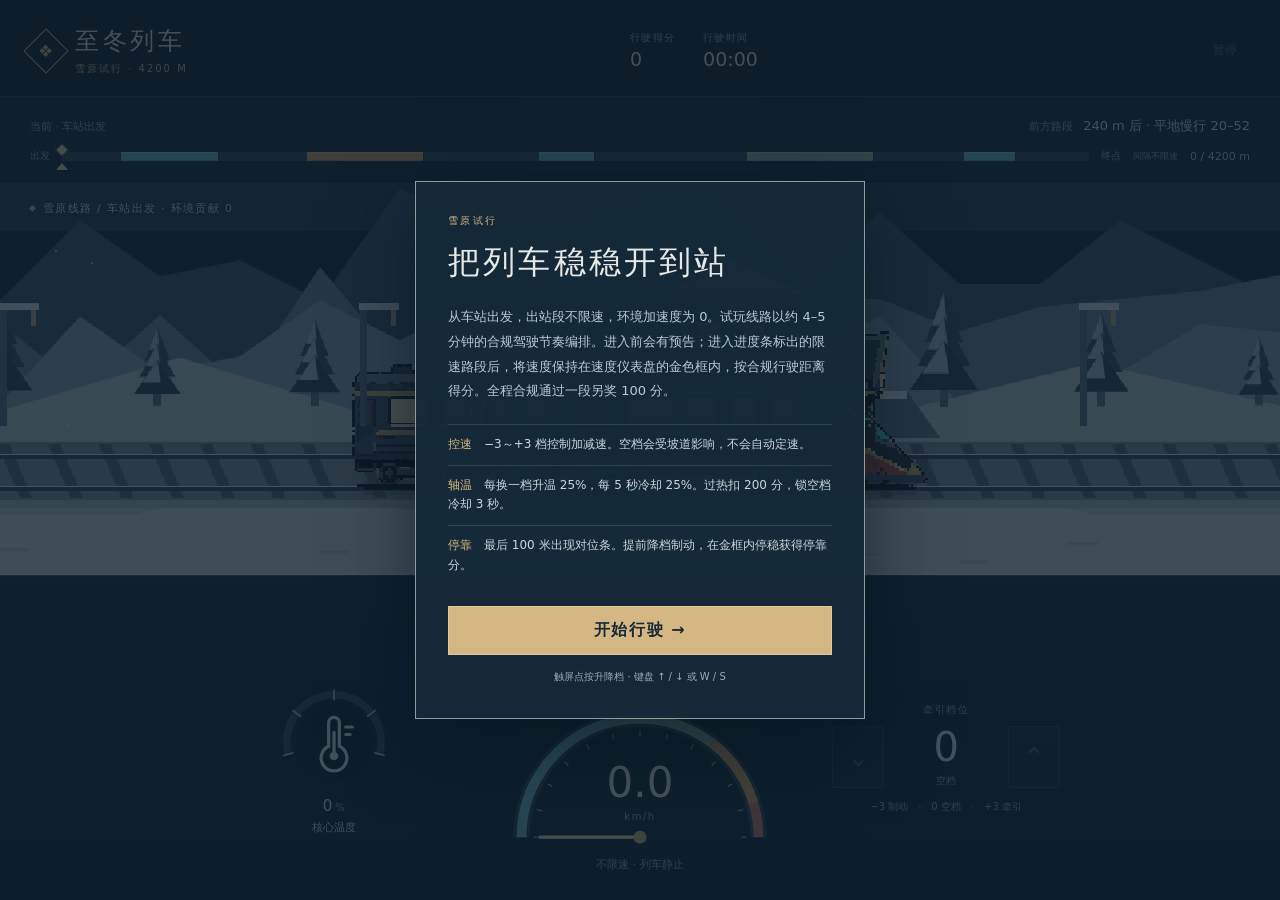
<file: index.html>
<!doctype html>
<html lang="zh-CN">
<head>
<meta charset="utf-8">
<meta name="viewport" content="width=device-width,initial-scale=1,viewport-fit=cover">
<meta name="theme-color" content="#142838">
<title>至冬列车 · 雪原试行</title>
<link rel="stylesheet" href="style.css?v=20261011-14">
<script defer src="game.js?v=20261011-14"></script>
<script defer src="scene.js?v=20261011-14"></script>
<script defer src="app.js?v=20261011-14"></script>
</head>
<body>
<main class="game" id="game">
  <header class="header">
    <div class="brand"><div class="emblem" aria-hidden="true"><span>❖</span></div><div><h1>至冬列车</h1><p class="eyebrow" id="route-length">雪原试行 · 4200 M</p></div></div>
    <div class="top-stats"><div class="stat"><small>行驶得分</small><strong id="score">0</strong></div><div class="stat"><small>行驶时间</small><strong id="time">00:00</strong></div></div>
    <button class="text-button" id="pause" aria-label="暂停行驶" disabled>暂停</button>
  </header>
  <section class="route-panel" aria-label="路线进度与前方路段">
    <div class="route-meta"><small id="section-name">车站出发</small><div class="upcoming"><small>前方路段</small><strong id="upcoming">240 m 后 · 平地慢行</strong></div></div>
    <div class="route-footer"><span class="route-start">出发</span><div class="route-line" id="route-line" role="group" aria-label="路段进度：标注限速区间与目标速度"><div class="route-cursor" id="route-cursor"></div></div><span class="route-end">终点</span><span class="route-legend">间隔不限速</span><span class="distance-readout" id="distance">0 / 4200 m</span></div>
  </section>
  <section class="landscape" aria-label="像素雪原与向右行驶的列车">
    <canvas id="scene" width="960" height="540" aria-label="列车在雪原轨道上向右行驶"></canvas>
    <div class="approach-warning" id="approach-warning" role="status" aria-live="polite" hidden><span>即将进入<span id="approach-word">限速</span>区间，请提前调整车速</span><small id="approach-distance"></small></div>
    <div class="scene-caption" id="scene-caption">雪原线路 / 车站出发 · 环境加速度 0</div>
    <div class="docking" id="docking"><div class="docking-header"><span>停靠对位</span><span id="dock-distance">距停车点 100 m</span></div><div class="dock-track"><div class="dock-target" style="left:70.37%;width:7.41%"></div><div class="dock-marker" id="dock-marker"></div></div><small>白针是列车 · 金框是停车范围 · 降至负档制动</small></div>
    <div class="notice" id="notice" role="status" aria-live="polite"></div>
  </section>
  <section class="cockpit" aria-label="驾驶仪表与档位操作">
    <div class="section-hint-slot"><span id="section-hint" class="section-hint" role="status" aria-live="polite" hidden></span></div>
    <div class="instruments">
      <div class="heat-panel" id="heat-panel" data-state="normal"><svg class="heat-dial" id="heat-dial" viewBox="0 0 112 108" role="img" aria-label="核心温度 0%，正常"><circle cx="56" cy="56" r="36" fill="rgba(16,36,49,.65)"/><path d="M 13.499 67.388 A 44 44 0 1 1 98.501 67.388" fill="none" stroke="#8ba7b34a" stroke-width="7"/><path id="heat-fill" d="M 13.499 67.388 A 44 44 0 1 1 98.501 67.388" fill="none" stroke="currentColor" stroke-width="7" stroke-dasharray="161.26842288427602" stroke-dashoffset="161.26842288427602"/><g id="heat-ticks"></g><g class="thermometer" fill="none" stroke="currentColor" stroke-width="3" stroke-linecap="round" stroke-linejoin="round"><path d="M 51 60 V 38 A 5 5 0 0 1 61 38 V 60 A 12 12 0 1 1 51 60 Z"/><path d="M 56 47 V 66 M 67 42 H 73 M 67 49 H 71"/><circle cx="56" cy="69" r="4" fill="currentColor" stroke="none"/></g></svg><div class="heat-value"><strong id="heat">0</strong><span>%</span></div><div class="heat-status" id="heat-status">核心温度</div></div>
      <div class="speed-instrument"><div class="target-caption dial-target"><small>目标速度</small><strong><span id="target-speed">不限速</span> <span id="target-unit" hidden>km/h</span></strong></div><div class="dial"><svg id="speed-dial" viewBox="0 0 260 155" role="img" aria-label="半圆速度表"><path d="M 20 132 A 110 110 0 0 1 240 132" fill="none" stroke="#2e4656" stroke-width="15"/><g id="dial-bands"></g><path id="target-range" class="dial-target-range" hidden/><g id="dial-ticks"></g><line id="needle" x1="130" y1="132" x2="34" y2="132" stroke="#f1dfb8" stroke-width="3"/><circle cx="130" cy="132" r="6" fill="#d5b783"/></svg><div class="dial-value"><span id="speed">0.0</span><small>km/h</small></div></div><div class="acceleration" id="acceleration">空档 · 平地弱减速</div></div>
      <div><div class="instrument-label" style="text-align:center">牵引档位</div><div class="gear-control"><button id="down" aria-label="降低一档" disabled>⌄</button><div><div class="gear-value" id="gear">0</div><div class="gear-description" id="gear-description">空档</div></div><button id="up" aria-label="升高一档" disabled>⌃</button></div><div class="gear-hint">−3 制动　·　0 空档　·　+3 牵引</div></div>
    </div>
  </section>
  <div class="overlay" id="overlay"><section class="brief" aria-labelledby="brief-title"><div class="kicker" id="brief-kicker">雪原试行</div><h2 id="brief-title">把列车稳稳开到站</h2><div id="intro"><p>从车站出发，出站段不限速，环境加速度为 0。试玩线路以约 4–5 分钟的合规驾驶节奏编排。进入前会有预告；进入进度条标出的限速路段后，将速度保持在速度仪表盘的金色框内，按合规行驶距离得分。全程合规通过一段另奖 100 分。</p><ul><li><b>控速</b>　−3～+3 档控制加减速。空档会受坡道影响，不会自动定速。</li><li><b>轴温</b>　每换一档升温 25%，每 5 秒冷却 25%。过热扣 200 分，锁空档冷却 3 秒。</li><li><b>停靠</b>　最后 100 米出现对位条。提前降档制动，在金框内停稳获得停靠分。</li></ul></div><div id="results" hidden></div><button class="primary" id="start">开始行驶 →</button><p class="footnote" id="brief-footnote">触屏点按升降档 · 键盘 ↑ / ↓ 或 W / S</p></section></div>
</main>
<img id="train-art" width="240" height="66" src="[data-uri]" hidden alt="定稿列车像素素材">
</body>
</html>
</file>
<file: style.css>
:root{color-scheme:dark;--ink:#e5e8e4;--muted:#99adb6;--gold:#d5b783;--line:#647d8b55;--cyan:#74bec9;--green:#98bfa4;--orange:#d9a76a;--red:#d97b72}
*{box-sizing:border-box}body{margin:0;background:#0e1c29;color:var(--ink);font-family:system-ui,"Noto Sans CJK SC",sans-serif}button{font:inherit;color:inherit;cursor:pointer;touch-action:manipulation}button:focus-visible{outline:2px solid var(--gold);outline-offset:4px}button:disabled{opacity:.35;cursor:default}button:active:not(:disabled){transform:translateY(2px)}
.game{height:100svh;min-height:650px;max-width:1440px;margin:auto;display:flex;flex-direction:column;position:relative;overflow:hidden;background:#142838}
.header{padding:20px 30px 14px;display:flex;align-items:center;justify-content:space-between;gap:20px;border-bottom:1px solid var(--line);background:#132330}.brand{display:flex;gap:13px;align-items:center}.emblem{width:32px;height:32px;border:1px solid var(--gold);transform:rotate(45deg);display:grid;place-items:center}.emblem span{transform:rotate(-45deg);font-size:17px;color:var(--gold)}h1{margin:0;font-family:serif;font-size:24px;font-weight:500;letter-spacing:.15em}.eyebrow{font-size:10px;letter-spacing:.2em;color:var(--gold);margin:5px 0 0}.top-stats{display:flex;gap:28px}.stat{display:grid;gap:3px}.stat small{font-size:10px;color:var(--muted);letter-spacing:.13em}.stat strong{font-size:19px;font-weight:500;font-variant-numeric:tabular-nums}.text-button{border:1px solid var(--line);background:transparent;padding:8px 12px;font-size:12px}
.target-panel{padding:15px 30px 13px;background:#172d3d;display:grid;grid-template-columns:180px 1fr 190px;gap:28px;align-items:center}.target-caption small,.upcoming small{color:var(--muted);font-size:11px;display:block}.target-caption strong{font-size:19px;font-weight:500;display:block;margin-top:4px}.target-caption strong span{font-size:11px;color:var(--muted)}.speed-track{height:12px;position:relative;margin:12px 0 8px;background:linear-gradient(90deg,var(--cyan) 0 43.888%,var(--green) 43.888% 70.555%,var(--orange) 70.555% 90.555%,var(--red) 90.555% 100%);opacity:.9}.target-range{position:absolute;top:-5px;bottom:-5px;border:2px solid #f4e6c9;background:#ffffff17}.speed-marker{position:absolute;top:-11px;width:2px;height:33px;background:#fff;box-shadow:0 0 0 1px #152330}.speed-marker:before{content:"";position:absolute;top:-4px;left:-4px;border-left:5px solid transparent;border-right:5px solid transparent;border-top:6px solid #fff}.scale-labels{display:flex;justify-content:space-between;font-size:10px;color:var(--muted)}.upcoming{border-left:1px solid var(--line);padding-left:20px}.upcoming strong{font-size:13px;font-weight:400;display:block;margin-top:5px}
.landscape{flex:1;position:relative;min-height:190px;overflow:hidden;background:#274052}.landscape canvas{width:100%;height:100%;object-fit:cover;image-rendering:pixelated}.scene-caption{position:absolute;top:18px;left:30px;display:flex;align-items:center;gap:8px;color:#e2ebed;font-size:11px;letter-spacing:.12em;text-shadow:0 1px 2px #183044}.scene-caption:before{content:"";width:5px;height:5px;background:var(--gold);transform:rotate(45deg)}.notice{position:absolute;bottom:16px;left:50%;transform:translateX(-50%);padding:9px 16px;background:#132838ed;border:1px solid var(--line);color:#e9d4ae;font-size:12px;max-width:90%;text-align:center;white-space:normal}.notice:empty{display:none}
.cockpit{background:#142633;border-top:2px solid #7e8c8f;padding:15px 30px 21px;position:relative}.instruments{display:grid;grid-template-columns:1fr 1.25fr 1fr;gap:25px;align-items:center;max-width:840px;margin:auto}.heat-panel{max-width:200px}.instrument-label{font-size:10px;color:var(--muted);letter-spacing:.16em;margin-bottom:9px}.heat-value{display:flex;align-items:baseline;gap:6px;margin-bottom:12px;font-variant-numeric:tabular-nums}.heat-value strong{font-size:29px;font-weight:400}.heat-value span{font-size:12px;color:var(--muted)}.heat-track{display:flex;gap:5px;height:10px}.heat-cell{flex:1;background:#294252;position:relative;overflow:hidden}.heat-cell span{display:block;height:100%;width:0;background:var(--gold)}.heat-status{font-size:11px;color:var(--muted);margin-top:9px;min-height:15px}.dial{position:relative;text-align:center;width:100%;max-width:280px;margin:auto}.dial svg{width:100%;display:block;overflow:visible}.dial-value{position:absolute;inset:40% 0 auto;font-size:42px;font-weight:400;line-height:1;font-variant-numeric:tabular-nums}.dial-value small{display:block;font-size:10px;color:var(--muted);letter-spacing:.15em;margin-top:8px}.acceleration{font-size:11px;color:var(--muted);margin-top:-5px;text-align:center;min-height:15px}.gear-control{display:grid;grid-template-columns:52px 1fr 52px;align-items:center;gap:8px;text-align:center}.gear-control button{height:62px;background:#203b4e;border:1px solid #62798a;color:var(--gold);font-size:26px}.gear-value{font-size:40px;font-weight:400;line-height:1;font-variant-numeric:tabular-nums}.gear-description{font-size:10px;color:var(--muted);margin-top:7px;min-height:14px}.gear-hint{font-size:10px;color:var(--muted);text-align:center;margin-top:12px}.route-footer{display:flex;align-items:center;gap:14px;padding-top:16px;border-top:1px solid var(--line);margin-top:15px}.route-start,.route-end{font-size:10px;color:var(--muted);white-space:nowrap}.route-line{display:flex;flex:1;position:relative;gap:3px;height:5px}.route-segment{background:#3c5464}.route-cursor{position:absolute;width:8px;height:8px;background:var(--gold);top:-2px;transform:translateX(-50%) rotate(45deg)}.distance-readout{font-size:11px;color:#c2ced3;font-variant-numeric:tabular-nums;white-space:nowrap}
.docking{position:absolute;left:50%;bottom:58px;transform:translateX(-50%);width:min(440px,88%);background:#132838ed;padding:14px 20px;border:1px solid var(--gold);display:none}.docking.visible{display:block}.docking-header{display:flex;justify-content:space-between;font-size:12px;margin-bottom:18px}.dock-track{height:6px;background:#4d6475;position:relative;margin-bottom:12px}.dock-target{position:absolute;left:65%;width:6.5%;height:20px;top:-7px;background:#d5b78355;border:1px solid var(--gold)}.dock-marker{position:absolute;top:-9px;width:3px;height:24px;background:#fff}.docking small{color:var(--muted);font-size:10px}.overlay{position:absolute;inset:0;display:grid;place-items:center;padding:24px;background:#0b1b29bd;z-index:5}.overlay[hidden]{display:none}.brief{max-width:450px;width:100%;border:1px solid #8c9d9b;background:#142938f5;padding:32px;box-shadow:0 20px 70px #04101980}.brief .kicker{font-size:10px;letter-spacing:.23em;color:var(--gold)}.brief h2{font-family:serif;font-weight:400;font-size:32px;margin:13px 0 20px;letter-spacing:.1em}.brief p{font-size:13px;line-height:1.9;color:#b9cbd3}.brief ul{list-style:none;padding:0;margin:20px 0}.brief li{padding:10px 0;border-top:1px solid var(--line);font-size:12px;line-height:1.65;color:#cad6db}.brief li b{color:var(--gold);font-weight:500}.primary{width:100%;padding:13px;background:var(--gold);border:1px solid #e3ca9d;color:#172a36;font-weight:600;letter-spacing:.1em}.brief .footnote{font-size:10px;color:var(--muted);margin:12px 0 0;text-align:center}.results{display:grid;grid-template-columns:1fr 1fr;gap:15px;border-top:1px solid var(--line);padding:20px 0}.results small{display:block;font-size:11px;color:var(--muted)}.results strong{display:block;font-size:23px;font-weight:400;margin-top:7px}.overheated .target-panel{box-shadow:inset 0 -2px var(--red)}.overheated .heat-cell span{background:var(--red)}.overheated .heat-status{color:var(--red)}
@media(min-width:1000px){.game{max-height:1000px}.landscape{min-height:300px}.cockpit{padding-top:25px;padding-bottom:28px}.instruments{gap:50px}.header{padding-top:25px;padding-bottom:20px}.target-panel{padding-top:20px;padding-bottom:20px}}
@media(max-width:600px){.game{min-height:580px}.header{padding:14px 16px;gap:12px}h1{font-size:19px}.emblem{width:25px;height:25px}.brand{gap:11px}.eyebrow{font-size:8px}.top-stats{gap:14px}.stat strong{font-size:16px}.stat small{font-size:9px}.text-button{font-size:10px;padding:7px}.target-panel{padding:13px 16px 12px;grid-template-columns:1fr;gap:8px}.target-caption{display:flex;align-items:center;justify-content:space-between}.target-caption strong{font-size:16px;margin:0}.speed-track{margin-top:9px}.upcoming{border:0;padding:0;display:flex;justify-content:space-between}.upcoming strong{margin:0;font-size:11px}.upcoming small{font-size:10px}.scene-caption{left:16px;top:13px;font-size:10px}.cockpit{padding:14px 16px 18px}.instruments{gap:11px;grid-template-columns:.8fr 1.1fr 1fr}.instrument-label{font-size:9px;letter-spacing:.08em}.heat-value strong{font-size:24px}.heat-value{margin-bottom:10px}.heat-status{font-size:9px}.heat-track{gap:3px;height:8px}.dial-value{font-size:32px}.dial-value small{font-size:8px;margin-top:5px}.gear-control{grid-template-columns:34px 1fr 34px;gap:3px}.gear-control button{height:54px;font-size:22px}.gear-value{font-size:29px}.gear-description,.gear-hint{font-size:9px}.gear-hint{margin-top:8px}.acceleration{font-size:9px;margin-top:0}.route-footer{gap:8px;margin-top:15px;padding-top:12px}.distance-readout{font-size:10px}.route-start,.route-end{font-size:9px}.brief{padding:25px}.brief h2{font-size:28px}.docking{bottom:54px}}
@media(max-height:650px) and (min-width:650px){.game{height:auto;min-height:100svh}.landscape{flex:none;height:290px}.header{padding:10px 25px}.target-panel{padding:10px 25px}.cockpit{padding:12px 25px}.dial{max-width:200px}.dial-value{font-size:30px}}
@media(prefers-reduced-motion:reduce){button:active:not(:disabled){transform:none}}

/* Route geometry represents absolute distance; labels show where speed restrictions begin/end. */
.route-line{height:22px;display:block;gap:0;background:#263d4d;overflow:visible}
.route-segment{position:absolute;top:0;height:22px;border-right:2px solid #142633;background:var(--segment-color);color:#152a36;display:flex;align-items:center;justify-content:center;font-size:9px;font-variant-numeric:tabular-nums}
.route-segment.unlimited{background:#3a5264;color:#d5e0e4}
.route-segment.limited{border-top:2px solid #e8e6c7}
.route-cursor{top:-6px;height:34px;width:2px;transform:translateX(-50%);z-index:2;background:#fff;box-shadow:0 0 0 1px #142633}
.route-cursor:before{content:"";position:absolute;left:-4px;top:-4px;border-left:5px solid transparent;border-right:5px solid transparent;border-top:6px solid #fff}
.landscape canvas{position:absolute;inset:0;object-fit:fill}
@media(max-width:600px){.route-footer{flex-wrap:wrap;row-gap:9px}.route-line{flex:1;min-width:220px}.distance-readout{width:100%;text-align:right}.route-segment{font-size:8px}.route-start,.route-end{font-size:9px}}

.section-hint-slot{height:30px;text-align:center;margin-bottom:9px}
.section-hint{display:inline-block;border:1px solid var(--hint-color);border-left:4px solid var(--hint-color);color:var(--hint-color);background:#10222e;padding:6px 12px;font-size:11px;line-height:16px;letter-spacing:.03em;max-width:100%}
.section-hint[hidden]{display:none}
.route-segment.transition{border:0;background:repeating-linear-gradient(135deg,#3d5262 0 3px,#263d4d 3px 6px)}
.route-segment.current{outline:1px solid #fff;outline-offset:-2px}
.route-legend{font-size:9px;color:var(--muted);white-space:nowrap}
@media(max-width:600px){.route-legend{flex:1}.distance-readout{width:auto}.section-hint{font-size:10px}}

/* Reference HUD: slim route at top, approach notice, 210-degree temperature dial. */
.route-footer{margin:0;padding:15px 30px 13px;border-top:0;background:#122735;order:0;gap:12px}
.route-line{height:9px;background:#60788966;overflow:visible}
.route-segment{height:9px;top:0;border:0;border-right:1px solid #20394a;background:var(--segment-color)}
.route-segment span{display:none}
.route-segment.unlimited{background:transparent}
.route-segment.transition{background:transparent}
.route-segment.limited{border-top:0;box-shadow:inset 0 1px #ffffff40,inset 0 -1px #00000020}
.route-segment.current{outline:0;filter:brightness(1.2)}
.route-line:after{content:"";position:absolute;left:0;top:0;height:9px;width:var(--route-progress,0%);background:#d5b783;pointer-events:none;z-index:1}
.route-cursor{width:0;height:0;top:11px;background:transparent;box-shadow:none;transform:translateX(-50%)}
.route-cursor:before{top:0;left:-6px;border:0;border-left:6px solid transparent;border-right:6px solid transparent;border-bottom:7px solid #e8d6a9;filter:drop-shadow(0 1px 1px #102431)}
.route-cursor:after{content:"";position:absolute;top:-18px;left:-5px;width:8px;height:8px;background:#e8d6a9;transform:rotate(45deg);border:1px solid #1b3445}
.route-legend{font-size:9px}
.approach-warning{position:absolute;top:54px;left:0;right:0;z-index:2;min-height:44px;display:flex;align-items:center;justify-content:center;gap:16px;padding:10px 20px;background:linear-gradient(90deg,#10283700,#153548c9 20% 80%,#10283700);text-align:center;font-size:14px;color:#e5eef0;text-shadow:0 1px 2px #203e50}
.approach-warning[hidden]{display:none}.approach-warning small{font-size:11px;color:#d1e0e6}.approach-warning #approach-word{font-weight:600}
.section-hint-slot{height:30px;margin-bottom:14px}.section-hint{min-width:260px;border:0;border-radius:0;border-left:0;background:linear-gradient(90deg,transparent,var(--hint-color) 35% 65%,transparent);color:#f2faf5;padding:7px 20px;font-size:12px;text-shadow:0 1px 3px #13312a;position:relative;isolation:isolate}
.section-hint:before{content:"";position:absolute;inset:0;background:#15334266;z-index:-1}
.cockpit{background:linear-gradient(#173142e8,#122632);border-top:1px solid #91a6af55}
.heat-panel{display:flex;flex-direction:column;align-items:center;color:#dcebea;max-width:none;--heat-tone:#dcebea}.heat-dial{display:block;width:100%;max-width:120px;color:var(--heat-tone);overflow:visible}.heat-panel[data-state="warning"]{--heat-tone:#dea778}.heat-panel[data-state="overheated"]{--heat-tone:#dd786b}.heat-value{gap:3px;margin:0}.heat-value strong{font-size:15px}.heat-value span{font-size:10px}.heat-status{margin-top:5px;min-height:15px;text-align:center;color:var(--heat-tone)}
@media(max-width:600px){.route-footer{padding:13px 16px 12px;gap:8px;row-gap:7px}.route-line{min-width:210px}.route-legend{flex:1;font-size:8px}.distance-readout{font-size:9px}.approach-warning{top:40px;flex-direction:column;gap:3px;min-height:53px;padding:8px 12px;font-size:12px}.approach-warning small{font-size:10px}.heat-dial{max-width:94px}.heat-value strong{font-size:13px}.heat-status{font-size:9px}.section-hint{min-width:220px;font-size:11px}.section-hint-slot{margin-bottom:11px}}

/* Target bounds follow the speed dial; the route occupies the former target strip. */
.route-panel{padding:15px 30px 16px;background:#172d3d}
.route-meta{display:flex;align-items:center;justify-content:space-between;gap:16px}
.route-meta>small{color:var(--muted);font-size:11px;flex-shrink:0}
.route-meta .upcoming{display:flex;gap:10px;align-items:baseline;padding:0;border:0;min-width:0}
.route-meta .upcoming strong{margin:0;text-align:right}
.route-panel .route-footer{padding:0;margin:14px 0 0;background:transparent}
.route-panel .route-line{min-width:0}
.dial-target{display:block;text-align:center;margin:0 0 12px}
.dial-target small{font-size:10px;color:var(--muted)}
.dial-target strong{margin-top:3px;font-size:16px;line-height:1.3;color:var(--gold)}
.dial-target #target-speed{font-size:inherit;color:inherit;font-variant-numeric:tabular-nums}
.dial-target #target-unit{font-size:9px;color:var(--muted)}
.dial-target-range{fill:none;stroke:#f4e6c9;stroke-width:2;pointer-events:none}
.dial-target-range[hidden]{display:none}
.overheated .route-panel{box-shadow:inset 0 -2px var(--red)}
@media(min-width:1000px){.route-panel{padding-top:20px;padding-bottom:20px}}
@media(max-width:600px){
  .route-panel{padding:12px 16px 15px}
  .route-meta{gap:8px;align-items:flex-start}
  .route-meta>small{font-size:10px}
  .route-meta .upcoming{display:block;text-align:right}
  .route-meta .upcoming small{font-size:9px}
  .route-meta .upcoming strong{font-size:10px;line-height:1.4;margin-top:3px}
  .route-panel .route-footer{display:grid;grid-template-columns:auto minmax(0,1fr) auto;row-gap:13px}
  .route-panel .route-legend{grid-column:1/3}
  .route-panel .distance-readout{grid-column:3;text-align:right}
  .dial-target{margin-bottom:10px}
  .dial-target small{font-size:9px}
  .dial-target strong{font-size:13px}
  .dial-target #target-unit{font-size:8px}
}
@media(max-height:650px) and (min-width:650px){.route-panel{padding:10px 25px 14px}}
</file>
